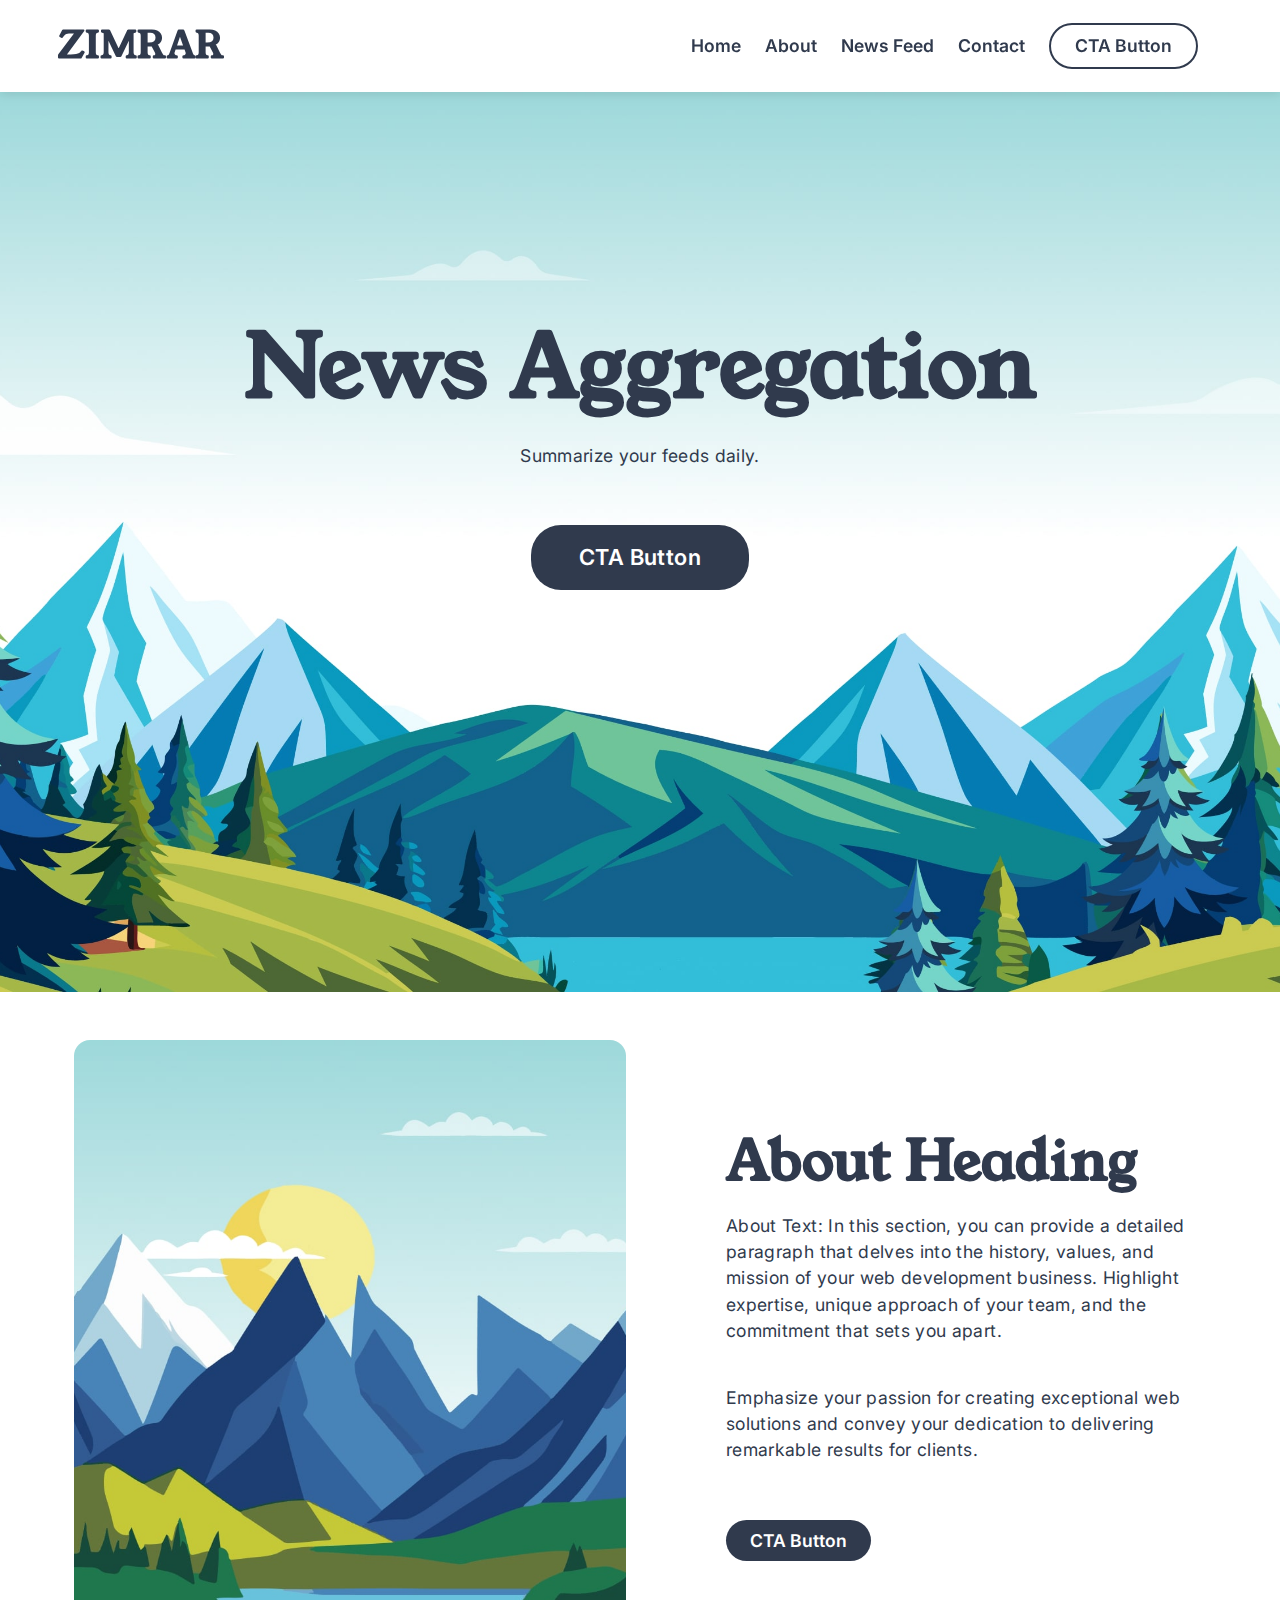
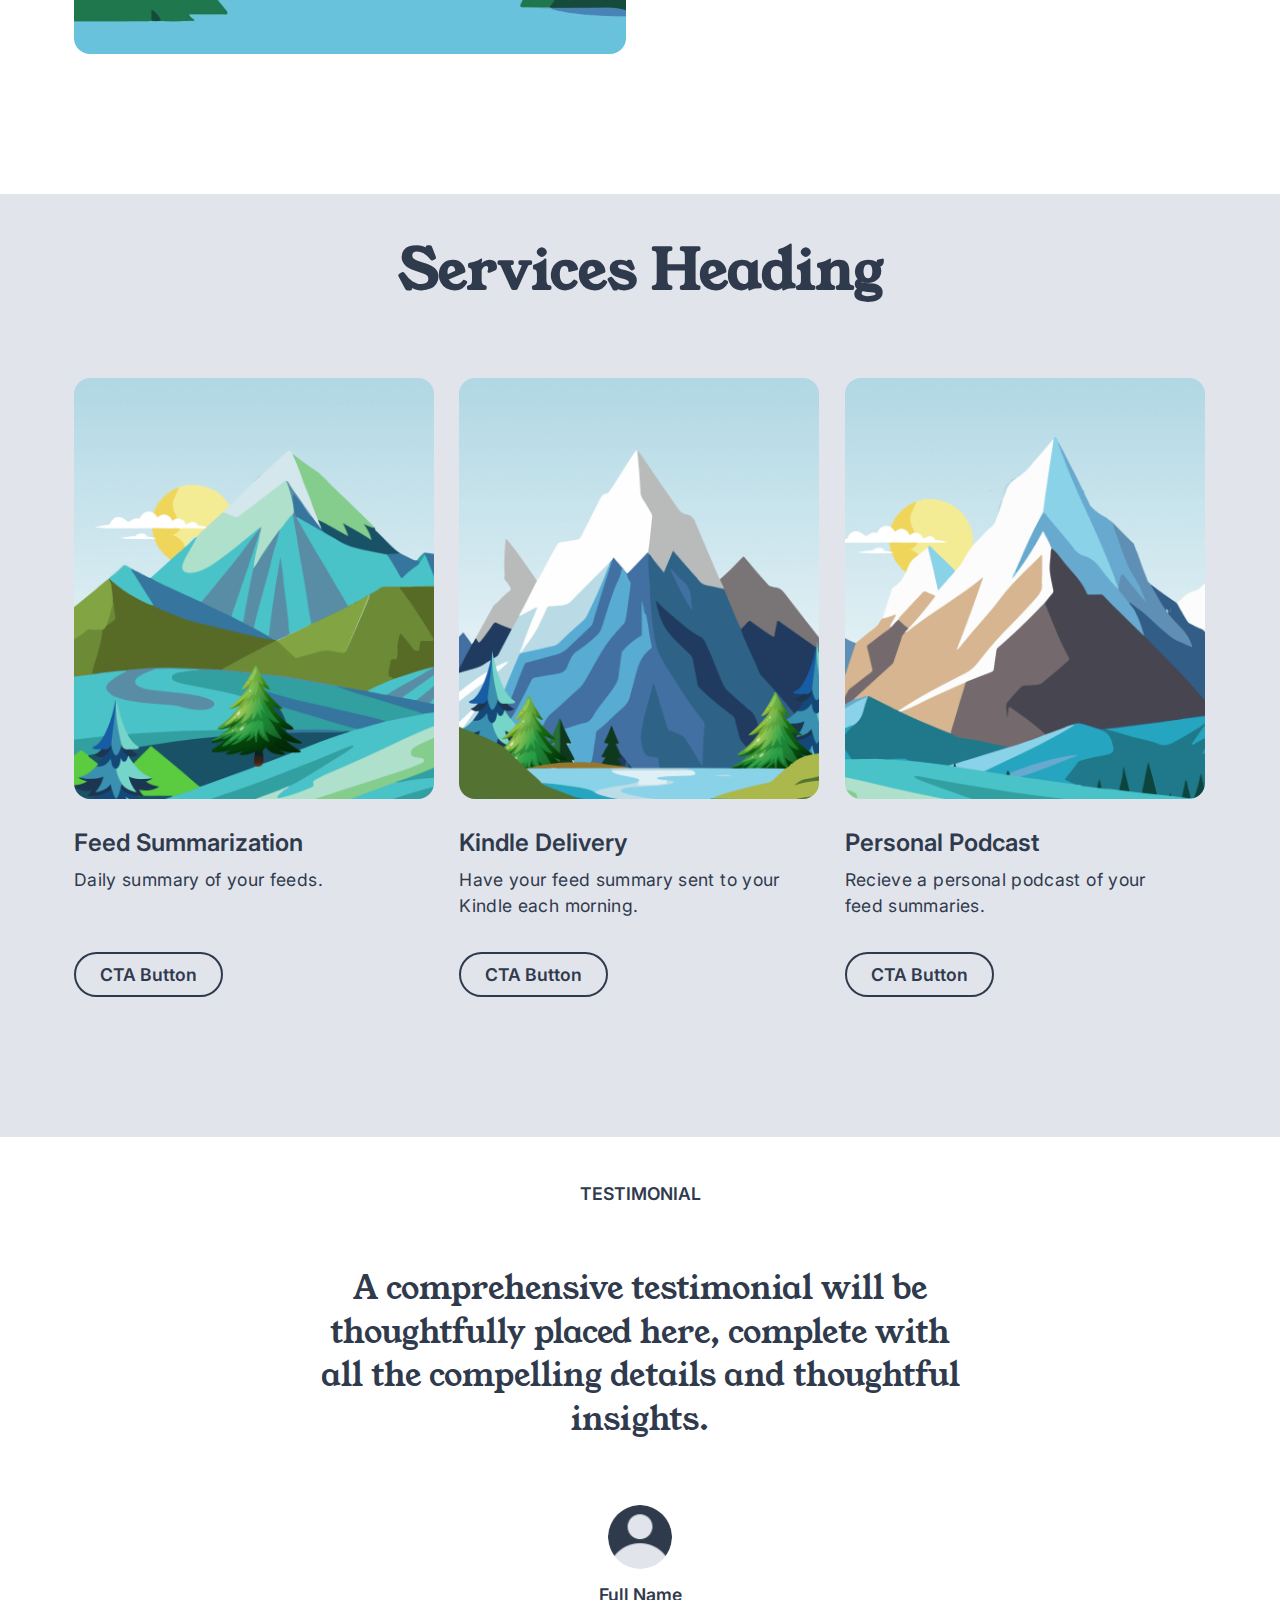
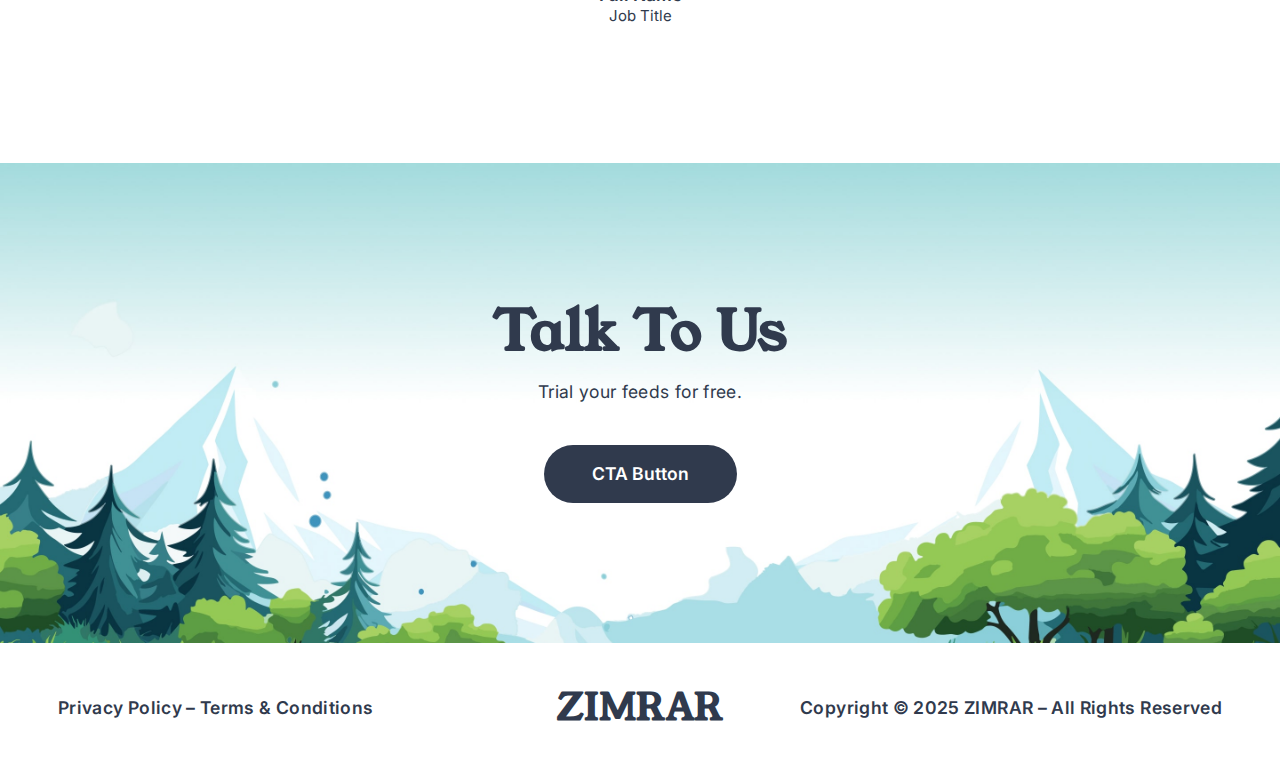
<file: index.html>
<!DOCTYPE html>
<html lang="en">

<head>
  <meta charset="UTF-8" />
  <meta name="viewport" content="width=device-width, initial-scale=1.0" />
  <link rel="icon" type="image/png" href="img/favicon.png" />
  <title>HOME</title>
  <link rel="stylesheet" href="css/style.css" />
</head>

<body>
  <div class="wrapper">
    <header class="header">
      <div class="header__container">
        <a href="index.html" class="header__logo logo">ZIMRAR</a>
        <div class="header__navigation">
          <div class="header__menu menu">
            <nav class="menu__body">
              <nav class="menu__body">
                <ul class="menu__list">
                  <li class="menu__item"><a href="index.html" class="menu__link">Home</a></li>
                  <li class="menu__item"><a href="about.html" class="menu__link">About</a></li>
                  <li class="menu__item"><a href="newsfeed.html" class="menu__link">News Feed</a></li>
                  <li class="menu__item"><a href="contact.html" class="menu__link">Contact</a></li>
                </ul>
                <a href="#" class="actions-header__button">CTA Button</a>
              </nav>
          </div>
          <div class="header__actions actions-header">
            <button type="button" class="menu__icon icon-menu"><span></span></button>
          </div>
        </div>
      </div>
    </header>
    <main class="page">
      <section class="page__main main">
        <div class="main__container">
          <h3 class="main__caption"></h3>
          <h1 class="main__title">News Aggregation</h1>
          <div class="main__text">
            Summarize your feeds daily.
          </div>
          <a href="#" class="main__button">CTA Button</a>
        </div>
      </section>
      <section class="page__about about">
        <div class="about__container">
          <div class="about__image"><img src="images/Home/Home-About.jpg" alt="About us image" /></div>
          <div class="about__content">
            <h2 class="about__title title">About Heading</h2>
            <div class="about__text">
              <p>
                About Text: In this section, you can provide a detailed paragraph that delves into the history,
                values, and mission of your web development business. Highlight expertise, unique approach of your
                team, and the commitment that sets you apart.
              </p>
              <p>
                Emphasize your passion for creating exceptional web solutions and convey your dedication to delivering
                remarkable results for clients.
              </p>
            </div>
            <a href="#" class="about__button button">CTA Button</a>
          </div>
        </div>
      </section>
      <section class="page__services services">
        <div class="services__container">
          <h2 class="services__title title">Services Heading</h2>
          <div class="services__row">
            <div class="services__column">
              <div class="services__item item-services">
                <a class="item-services__top" href="#">
                  <div class="item-services__image">
                    <img src="images/Home/Home-Service-1.png" alt="First service" />
                  </div>
                  <h3 class="item-services__title">Feed Summarization</h3>
                </a>
                <div class="item-services__text">
                  Daily summary of your feeds.
                </div>
                <a href="#" class="item-services__button button">CTA Button</a>
              </div>
            </div>
            <div class="services__column">
              <div class="services__item item-services">
                <a class="item-services__top" href="#">
                  <div class="item-services__image">
                    <img src="images/Home/Home-Service-2.png" alt="Second service" />
                  </div>
                  <h3 class="item-services__title">Kindle Delivery</h3>
                </a>
                <div class="item-services__text">
                  Have your feed summary sent to your Kindle each morning.
                </div>
                <a href="#" class="item-services__button button">CTA Button</a>
              </div>
            </div>
            <div class="services__column">
              <div class="services__item item-services">
                <a class="item-services__top" href="#">
                  <div class="item-services__image">
                    <img src="images/Home/Home-Service-3.png" alt="Third service" />
                  </div>
                  <h3 class="item-services__title">Personal Podcast</h3>
                </a>
                <div class="item-services__text">
                  Recieve a personal podcast of your feed summaries.
                </div>
                <a href="#" class="item-services__button button">CTA Button</a>
              </div>
            </div>
          </div>
        </div>
      </section>
      <section class="page__testimonial testimonial">
        <div class="testimonial__container">
          <h3 class="testiomonial__caption">Testimonial</h3>
          <h2 class="testimonial__title title">
            A comprehensive testimonial will be thoughtfully placed here, complete with all the compelling details and
            thoughtful insights.
          </h2>
          <div class="testimonial__item item-testimonial">
            <div class="item-testimonial__image">
              <img src="img/home/user.png" alt="user" />
            </div>
            <h4 class="item-testimonial__title">Full Name</h4>
            <div class="item-testimonial__caption">Job Title</div>
          </div>
        </div>
      </section>
      <section class="page__outro outro outro_home">
        <div class="outro__container">
          <h2 class="outro__title title">Talk To Us</h2>
          <div class="outro__text">
            Trial your feeds for free.
          </div>
          <a href="#" class="outro__button button">CTA Button</a>
        </div>
      </section>
    </main>
    <footer class="footer">
      <div class="footer__container">
        <a href="#" class="footer__policy">Privacy Policy – Terms & Conditions</a>
        <a href="" class="footer__logo logo">ZIMRAR</a>
        <div class="footer__copyright">Copyright © 2025 ZIMRAR – All Rights Reserved</div>
      </div>
    </footer>
  </div>
  <script src="js/script.js"></script>
</body>

</html>
</file>
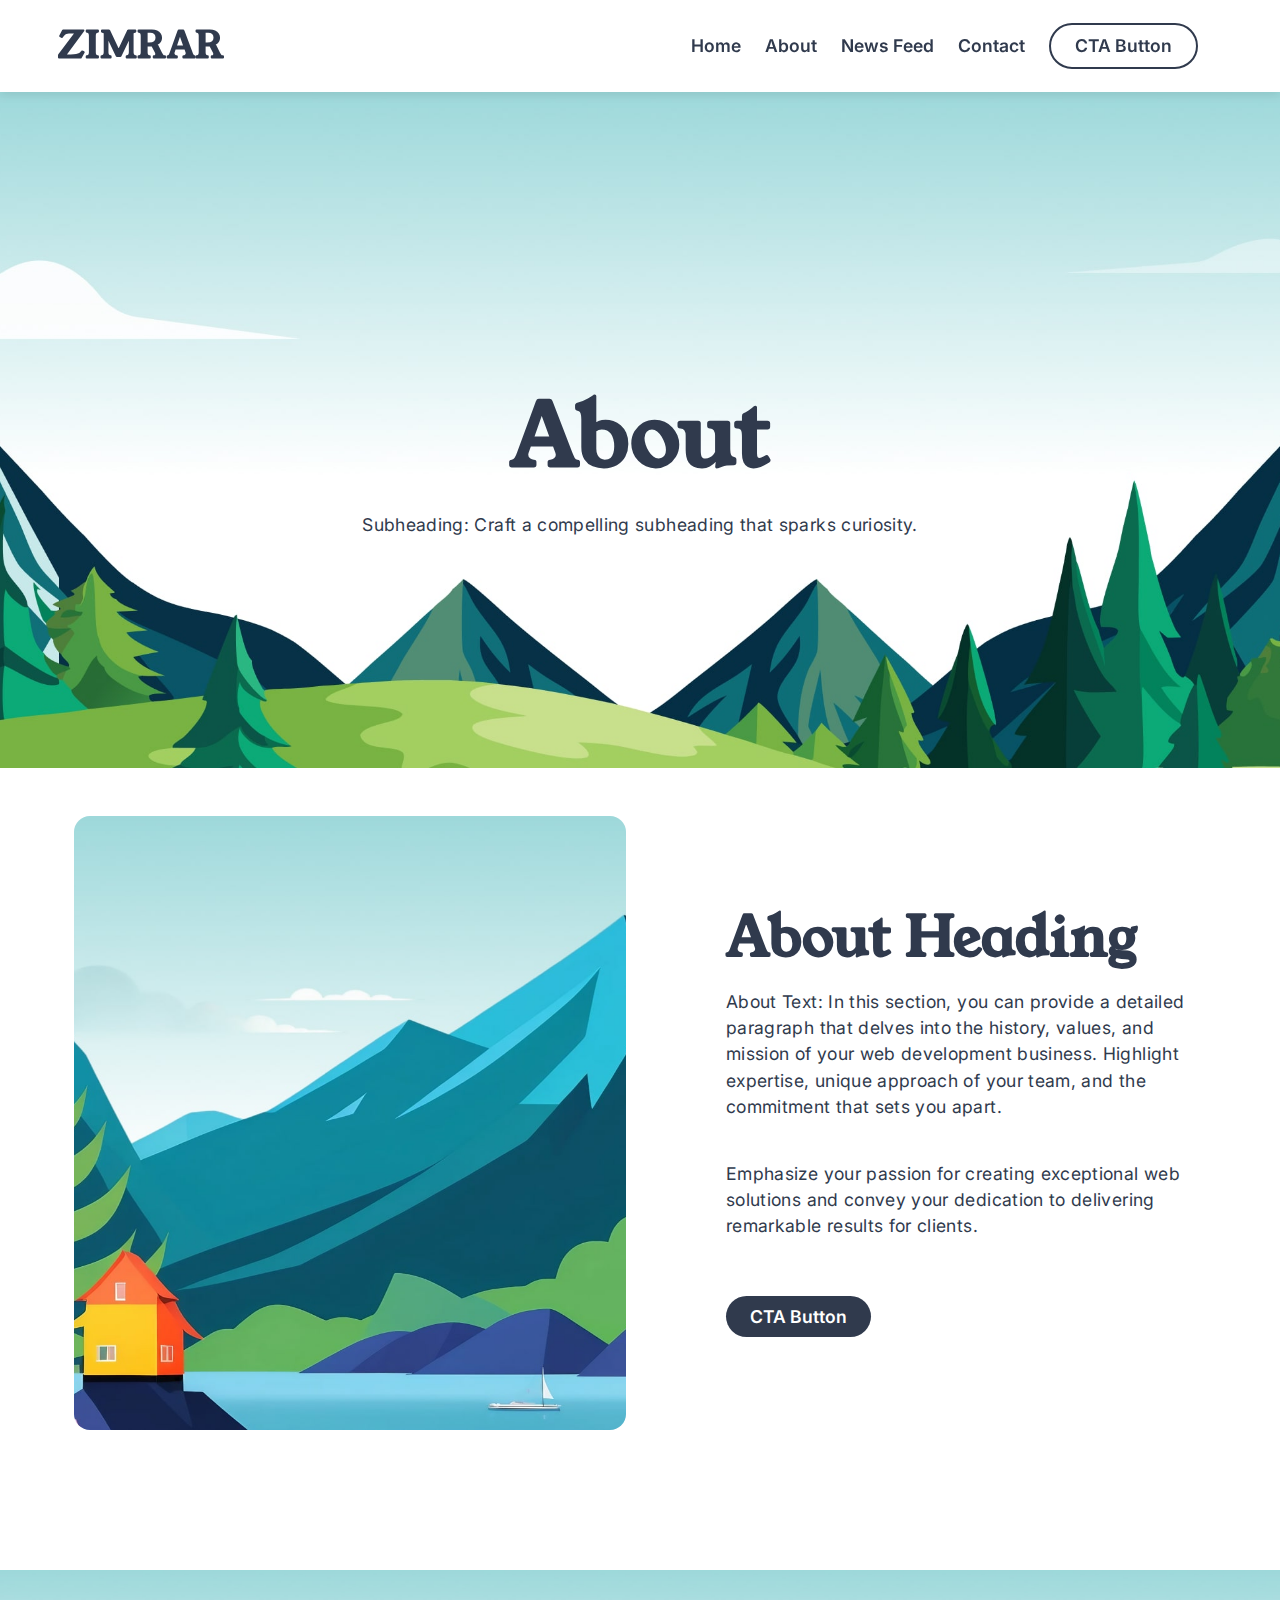
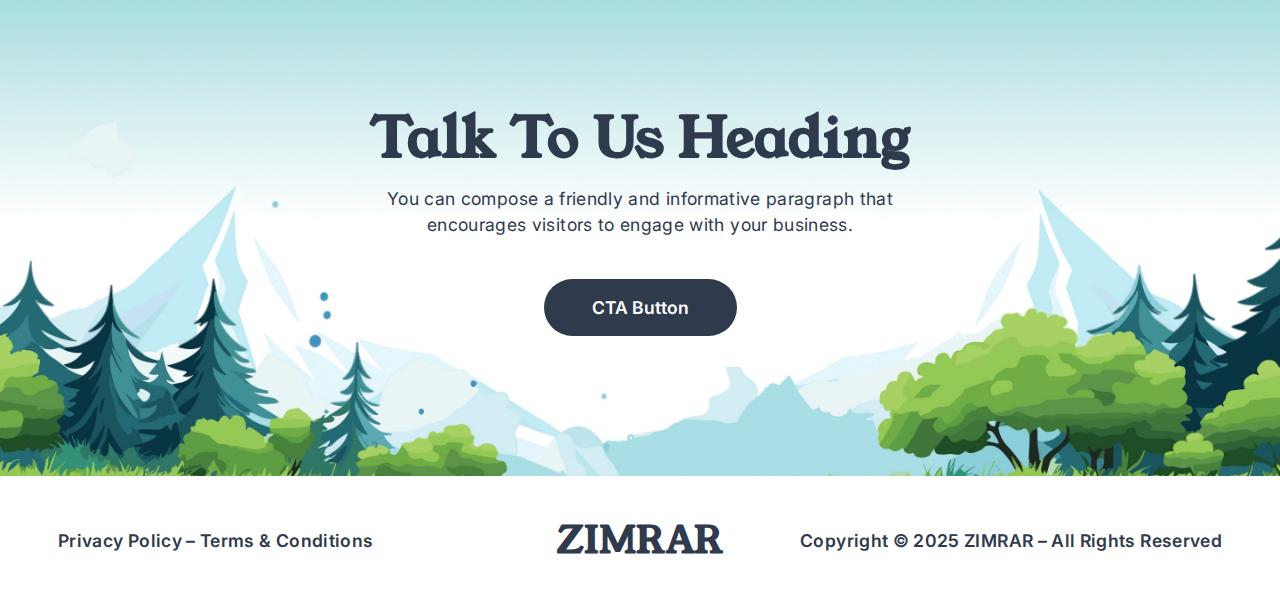
<file: about.html>
<!DOCTYPE html>
<html lang="en">

<head>
  <meta charset="UTF-8" />
  <meta name="viewport" content="width=device-width, initial-scale=1.0" />
  <link rel="icon" type="image/png" href="img/favicon.png" />
  <title>ABOUT</title>
  <link rel="stylesheet" href="css/style.css" />
</head>

<body>
  <div class="wrapper">
    <header class="header">
      <div class="header__container">
        <a href="index.html" class="header__logo logo">ZIMRAR</a>
        <div class="header__navigation">
          <div class="header__menu menu">
            <nav class="menu__body">
              <nav class="menu__body">
                <ul class="menu__list">
                  <li class="menu__item"><a href="index.html" class="menu__link">Home</a></li>
                  <li class="menu__item"><a href="about.html" class="menu__link">About</a></li>
                  <li class="menu__item"><a href="newsfeed.html" class="menu__link">News Feed</a></li>
                  <li class="menu__item"><a href="contact.html" class="menu__link">Contact</a></li>
                </ul>
                <a href="#" class="actions-header__button">CTA Button</a>
              </nav>
          </div>
          <div class="header__actions actions-header">
            <button type="button" class="menu__icon icon-menu"><span></span></button>
          </div>
        </div>
      </div>
    </header>
    <main class="page">
      <section class="page__main main main_about main_pages">
        <div class="main__container main__container_pages">
          <h1 class="main__title">About</h1>
          <div class="main__text main__text_pages">
            Subheading: Craft a compelling subheading that sparks curiosity.
          </div>
        </div>
      </section>
      <section class="page__about about">
        <div class="about__container">
          <div class="about__image"><img src="images/About/About-Our-Mission.jpg" alt="Our mission" /></div>
          <div class="about__content">
            <h2 class="about__title title">About Heading</h2>
            <div class="about__text">
              <p>
                About Text: In this section, you can provide a detailed paragraph that delves into the history,
                values, and mission of your web development business. Highlight expertise, unique approach of your
                team, and the commitment that sets you apart.
              </p>
              <p>
                Emphasize your passion for creating exceptional web solutions and convey your dedication to delivering
                remarkable results for clients.
              </p>
            </div>
            <a href="#" class="about__button button">CTA Button</a>
          </div>
        </div>
      </section>
      <section class="page__outro outro outro_about">
        <div class="outro__container">
          <h2 class="outro__title title">Talk To Us Heading</h2>
          <div class="outro__text">
            You can compose a friendly and informative paragraph that encourages visitors to engage with your
            business.
          </div>
          <a href="#" class="outro__button button">CTA Button</a>
        </div>
      </section>
    </main>
    <footer class="footer">
      <div class="footer__container">
        <a href="#" class="footer__policy">Privacy Policy – Terms & Conditions</a>
        <a href="" class="footer__logo logo">ZIMRAR</a>
        <div class="footer__copyright">Copyright © 2025 ZIMRAR – All Rights Reserved</div>
      </div>
    </footer>
  </div>
  <script src="js/script.js"></script>
</body>

</html>
</file>
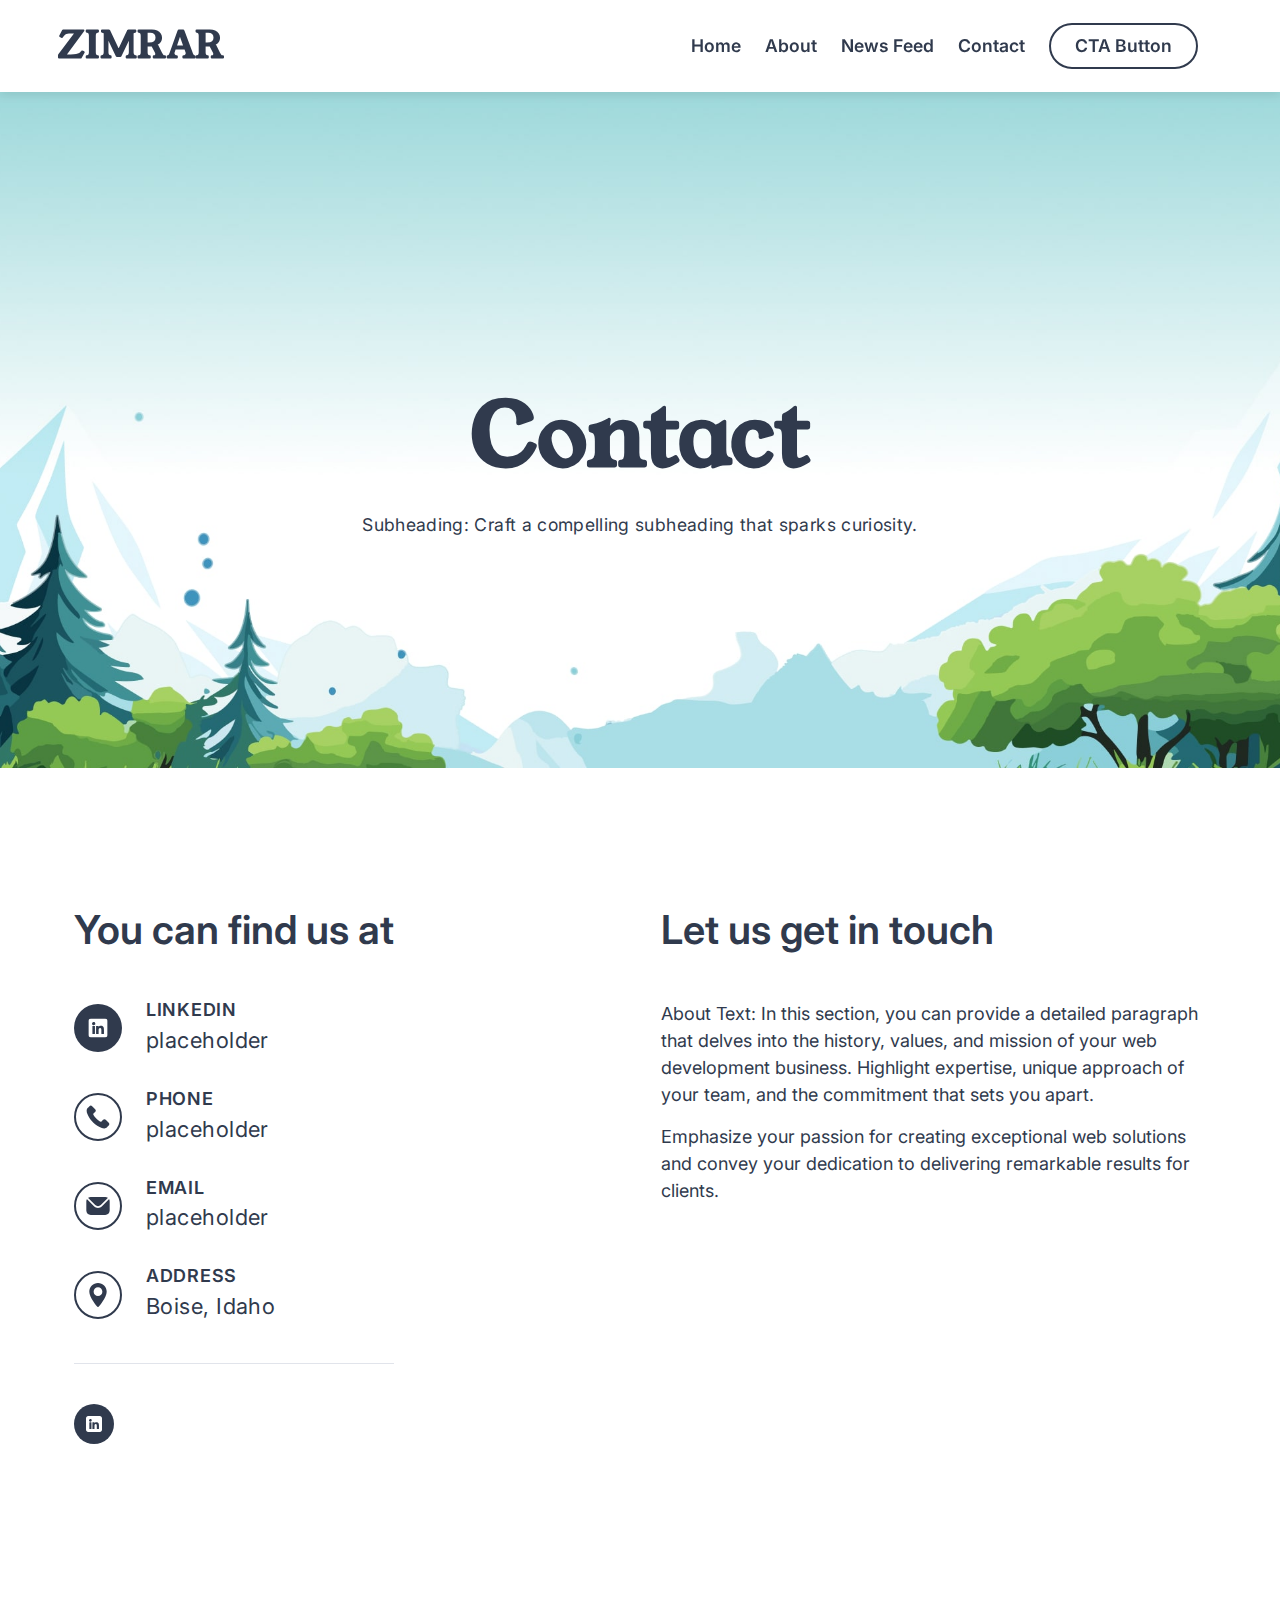
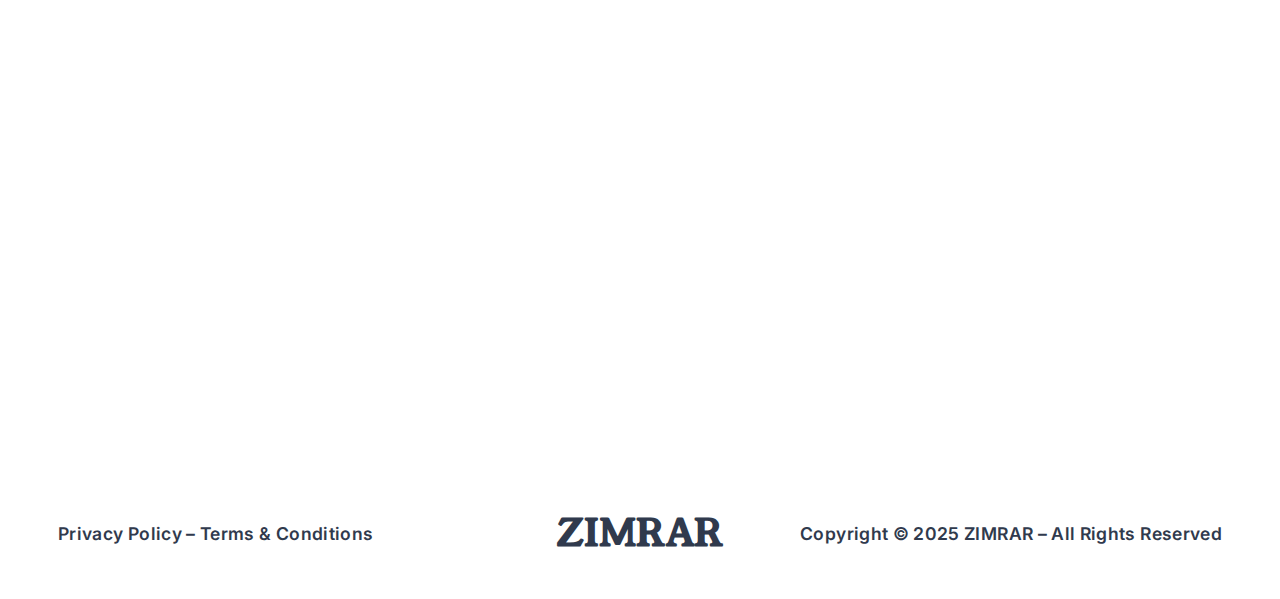
<file: contact.html>
<!DOCTYPE html>
<html lang="en">

<head>
  <meta charset="UTF-8" />
  <meta name="viewport" content="width=device-width, initial-scale=1.0" />
  <link rel="icon" type="image/png" href="img/favicon.png" />
  <title>ZIMRAR | Contact</title>
  <link rel="stylesheet" href="css/style.css" />
</head>

<body>
  <div class="wrapper">
    <header class="header">
      <div class="header__container">
        <a href="index.html" class="header__logo logo">ZIMRAR</a>
        <div class="header__navigation">
          <div class="header__menu menu">
            <nav class="menu__body">
              <nav class="menu__body">
                <ul class="menu__list">
                  <li class="menu__item"><a href="index.html" class="menu__link">Home</a></li>
                  <li class="menu__item"><a href="about.html" class="menu__link">About</a></li>
                  <li class="menu__item"><a href="newsfeed.html" class="menu__link">News Feed</a></li>
                  <li class="menu__item"><a href="contact.html" class="menu__link">Contact</a></li>
                </ul>
                <a href="#" class="actions-header__button">CTA Button</a>
              </nav>
          </div>
          <div class="header__actions actions-header">
            <button type="button" class="menu__icon icon-menu"><span></span></button>
          </div>
        </div>
      </div>
    </header>
    <main class="page">
      <section class="page__main main main_contact main_pages">
        <div class="main__container main__container_pages">
          <h1 class="main__title">Contact</h1>
          <div class="main__text main__text_pages">
            Subheading: Craft a compelling subheading that sparks curiosity.
          </div>
        </div>
      </section>
      <section class="page__contact contact">
        <div class="contact__container">
          <div class="contact__contacts">
            <h2 class="contact__title">You can find us at</h2>
            <div class="contact__connect connect-contact">
              <a type="a" href="https://www.linkedin.com/in/placeholder" class="connect-contact__item">
                <div class="connect-contact__link"><img src="img/contact/in.svg" alt="LinkedIn" /></div>
                <div class="connect-contact__content">
                  <h3 class="connect-contant__type">LINKEDIN</h3>
                  <div class="connect-contact__label">placeholder</div>
                </div>
              </a>
              <a type="tel:+1234567890" href="tel:placeholder" class="connect-contact__item">
                <div class="connect-contact__icon"><img src="img/contact/phone.svg" alt="ico" /></div>
                <div class="connect-contact__content">
                  <h3 class="connect-contant__type">Phone</h3>
                  <div class="connect-contact__label">placeholder</div>
                </div>
              </a>
              <a type="mailto:email@website.com" href="mailto:placeholder" class="connect-contact__item">
                <div class="connect-contact__icon"><img src="img/contact/email.svg" alt="ico" /></div>
                <div class="connect-contact__content">
                  <h3 class="connect-contant__type">Email</h3>
                  <div class="connect-contact__label">placeholder</div>
                </div>
              </a>
              <a href="https://www.google.com/maps/place/Boise,+ID" class="connect-contact__item">
                <div class="connect-contact__icon"><img src="img/contact/address.svg" alt="ico" /></div>
                <div class="connect-contact__content">
                  <h3 class="connect-contant__type">Address</h3>
                  <div class="connect-contact__label">Boise, Idaho</div>
                </div>
              </a>
            </div>
            <div class="contact__links">
              <a href="https://www.linkedin.com/in/jameszimmerer/" class="contact__link" target="_blank"><img src="img/contact/in.svg" alt="LinkedIn" /></a>
            </div>
          </div>
          <div class="contact__info">
            <h2 class="contact__title">Let us get in touch</h2>
            <div class="contact__text">
              <p>
                About Text: In this section, you can provide a detailed paragraph that delves into the history,
                values, and mission of your web development business. Highlight expertise, unique approach of your
                team, and the commitment that sets you apart.
              </p>
              <p>
                Emphasize your passion for creating exceptional web solutions and convey your dedication to delivering
                remarkable results for clients.
              </p>
            </div>
          </div>
        </div>
      </section>
      <section class="page__map map">
        <iframe
          src="https://www.google.com/maps/embed?pb=!1m18!1m12!1m3!1d92456.57904960276!2d-116.31144715898504!3d43.61799982828661!2m3!1f0!2f0!3f0!3m2!1i1024!2i768!4f13.1!3m3!1m2!1s0x54aef172e947b49d%3A0x9a5b989b36679d9b!2sBoise%2C%20ID!5e0!3m2!1sen!2sus!4v1699893675083!5m2!1sen!2sus"
          width="600" height="450" style="border:0;" allowfullscreen="" loading="lazy"
          referrerpolicy="no-referrer-when-downgrade"></iframe>
      </section>
    </main>
    <footer class="footer">
      <div class="footer__container">
        <a href="#" class="footer__policy">Privacy Policy – Terms & Conditions</a>
        <a href="" class="footer__logo logo">ZIMRAR</a>
        <div class="footer__copyright">Copyright © 2025 ZIMRAR – All Rights Reserved</div>
      </div>
    </footer>
  </div>
  <script src="js/script.js"></script>
</body>

</html>
</file>
<file: css/style.css>
@import url("reset.css");

@import url("https://fonts.googleapis.com/css?family=Inter:regular,500,600,700&display=swap");
@import url('https://fonts.googleapis.com/css2?family=Young+Serif&display=swap');

/* ************COMMON************ */

.logo {
  font-weight: 700;
  font-size: 2.25rem;
  font-family: "Young Serif", serif;
}

body {
  font-family: "Inter", sans-serif;
  font-size: 1.1rem;
  color: #303a4d;
}

[class*="__container"] {
  max-width: 72.624rem;
  margin: 0 auto;
  padding: 0 0.938rem;
}

.button {
  font-weight: 600;
  display: inline-block;
  padding: 0.75rem 1.5rem;
  border-radius: 30px;
  transition: all 0.3s;
  color: #fff;
  background-color: #303a4d;
}

.title {
  font-size: 3.5rem;
  font-weight: 600;
  font-family: "Young Serif", serif;
}

.wrapper {
  min-height: 100%;
  display: -webkit-box;
  display: -ms-flexbox;
  display: flex;
  -webkit-box-orient: vertical;
  -webkit-box-direction: normal;
  -ms-flex-direction: column;
  flex-direction: column;
  overflow: hidden;
}

/* ************HEADER************ */

.header {
  position: fixed;
  top: 0;
  left: 0;
  width: 100%;
  background: #fff;
  z-index: 1000;
  box-shadow: 0 2px 10px rgba(0, 0, 0, 0.1);
}

.header__container {
  display: flex;
  align-items: center;
  justify-content: space-between;
  min-height: 5.75rem;
  flex-wrap: wrap;
  max-width: 74.624rem;
}

.header__logo {
  position: relative;
  z-index: 2;
}

.header__navigation {
  display: flex;
  align-items: center;
  gap: 1.5rem;
  flex-wrap: wrap;
}

.menu__body {
  display: flex;
  align-items: center;
  gap: 1.5rem;
}

.menu__link {
  font-weight: 600;
  position: relative;
}

.actions-header {
  display: flex;
  align-items: center;
  gap: 0.624rem;
}

.icon-menu {
  display: none;
}

.actions-header__button {
  font-weight: 600;
  display: inline-block;
  padding: 0.75rem 1.5rem;
  border: 2px solid #303a4d;
  border-radius: 30px;
  transition: all 0.3s;
  position: relative;
  z-index: 2;
}

/* ****************PAGES**************** */
.page {
  padding-top: 5.75rem; /* Match header height */
}

/* *****************HOME**************** */

.main {
  background: url("../images/Home/Home-Hero.jpg") center / cover no-repeat;
  min-height: 100vh;
}

.main__container {
  display: flex;
  flex-direction: column;
  justify-content: center;
  align-items: center;
  text-align: center;
  padding-top: 13.438rem; /* Reduced by header height */
}

.main__caption {
  text-transform: uppercase;
  margin-bottom: 1rem;
  font-weight: 500;
}

.main__title {
  font-size: 5.5rem;
  font-weight: 600;
  margin-bottom: 2rem;
  font-family: "Young Serif", serif;
}

.main__text {
  margin-bottom: 3.5rem;
  max-width: 33.375rem;
  line-height: 150%;
  letter-spacing: 0.02em;
}

.main__button {
  font-weight: 600;
  display: inline-block;
  padding: 1.25rem 3rem;
  border-radius: 30px;
  transition: all 0.3s;
  color: #fff;
  background-color: #303a4d;
  letter-spacing: 0.02em;
  font-size: 1.375rem;
  line-height: 110%;
}

.outro_home {
  background: url("../images/Home/CTA.jpg") center / cover no-repeat;
}

/* ************ABOUT**************** */

.main_about {
  background: url("../images/About/About-Hero.jpg") center / cover no-repeat;
}

.about__container {
  display: flex;
  align-items: center;
  justify-content: space-between;
  gap: 1.5rem;
  padding-top: 3rem;
  padding-bottom: 8.75rem;
}

.about__image {
  position: relative;
  max-width: 552px;
  height: 614px;
}

.about__image img {
  border-radius: 16px;
  max-width: 100%;
  height: 100%;
  object-fit: cover;
}

.about__title {
  margin-bottom: 1.5rem;
}

.about__text {
  max-width: 30rem;
  letter-spacing: 0.02em;
  line-height: 150%;
  margin-bottom: 3.5rem;
}

.about__text p:not(:last-child) {
  margin-bottom: 2.5rem;
}

.outro_about {
  background: url("../images/About/CTA.jpg") center / cover no-repeat;
}

/* **************SERVICES**************** */

.main_services {
  background: url("../images/Services/Services-Hero.jpg") center / cover no-repeat;
}

.services {
  background-color: #e1e4eb;
}

.services__container {
  padding-top: 3rem;
  padding-bottom: 8.75rem;
}

.services__title {
  text-align: center;
  margin-bottom: 5rem;
}

.services__row {
  display: grid;
  grid-template-columns: repeat(3, 1fr);
  gap: 1.5rem;
}

.item-services {
  display: flex;
  flex-direction: column;
  align-items: start;
  min-height: 100%;
}

.item-services__image {
  margin-bottom: 2rem;
  max-width: 360px;
  height: 421px;
}

.item-services__image img {
  max-width: 100%;
  height: 100%;
  object-fit: cover;
  border-radius: 16px;
}

.item-services__title {
  font-size: 1.5rem;
  font-weight: 600;
  margin-bottom: 0.75rem;
}

.item-services__text {
  max-width: 21.5rem;
  line-height: 150%;
  margin-bottom: 2rem;
  flex-grow: 1;
  letter-spacing: 0.02em;
}

.item-services__button {
  background-color: inherit;
  border: 2px solid #303a4d;
  color: #303a4d;
}

.outro_services {
  background: url("../images/Services/CTA.jpg") center / cover no-repeat;
}

/* ************TESTIMONIAL**************** */

.testimonial__container {
  display: flex;
  justify-content: center;
  align-items: center;
  text-align: center;
  flex-direction: column;
  padding-top: 3rem;
  padding-bottom: 8.75rem;
}

.testiomonial__caption {
  margin-bottom: 4rem;
  font-weight: 600;
  text-transform: uppercase;
}

.testimonial__title {
  margin-bottom: 4rem;
  font-size: 2rem;
  max-width: 40.75rem;
  line-height: 136%;
  font-weight: 500;
}

.item-testimonial__image {
  max-width: 64px;
  margin: 0 auto;
  margin-bottom: 1.063rem;
  height: 64px;
}

.item-testimonial__image img {
  width: 100%;
  height: 100%;
  object-fit: cover;
  border-radius: 50%;
}

.item-testimonial__title {
  margin-bottom: 0.25rem;
  font-weight: 600;
}

.item-testimonial__caption {
  font-size: 0.938rem;
}

/* ****************OUTRO**************** */

.outro__container {
  padding-top: 8.75rem;
  padding-bottom: 8.75rem;
  display: flex;
  flex-direction: column;
  justify-content: center;
  align-items: center;
  text-align: center;
}

.outro__title {
  margin-bottom: 1.25rem;
}

.outro__text {
  max-width: 33.625rem;
  line-height: 150%;
  margin-bottom: 2.5rem;
  letter-spacing: 0.02em;
}

.outro__button {
  padding: 1.25rem 3rem;
}

/* ****************FOOTER**************** */

.footer {
  line-height: 150%;
}

.footer__container {
  padding-top: 3.25rem;
  padding-bottom: 3.25rem;
  max-width: 74.624rem;
  display: grid;
  grid-template-columns: 1fr auto 1fr;
  align-items: center;
}

.footer__policy {
  font-weight: 600;
  letter-spacing: 0.02em;
  justify-self: start;
}

.footer__logo {
  justify-self: center;
}

.footer__copyright {
  font-weight: 600;
  letter-spacing: 0.02em;
  justify-self: end;
}

/* ****************ABOUT PAGE**************** */
.main__text_pages {
  max-width: 37.5rem;
}

.main__container_pages {
  padding-top: 300px;
}

.main_pages {
  min-height: 676px !important;
}

/* ****************SERVICES PAGE**************** */
.services-page__container {
  padding-top: 160px;
}

.services-page__item {
  margin-bottom: 132px;
}

.services-page__item:not(:last-child) {
  padding-bottom: 132px;
  margin-bottom: 132px;
  border-bottom: 1px solid rgba(48, 58, 77, 0.4);
}

.services-page__column {
  display: flex;
  align-items: center;
  gap: 97px;
}

.services-page__title {
  margin-bottom: 24px;
}

.services-page__text {
  margin-bottom: 56px;
  max-width: 480px;
  font-size: 18px;
  line-height: 150%;
  letter-spacing: 0.02em;
}

.services-page__text p:not(:last-child) {
  margin-bottom: 20px;
}

.services-page__img {
  max-width: 552px;
  height: 614px;
}

.services-page__img img {
  width: 100%;
  height: 100%;
  object-fit: cover;
  border-radius: 16px;
}

/* ****************CONTACT PAGE****************/

.main_contact {
  background: url("../images/Contact/Contact-Hero.jpg") center / cover no-repeat;
}

.contact__container {
  display: flex;
  justify-content: space-between;
  gap: 109px;
  padding-top: 140px;
  padding-bottom: 140px;
}

.contact__title {
  margin-bottom: 48px;
  font-weight: 600;
  line-height: 110%;
  font-size: 40px;
}

.connect-contact {
  display: flex;
  flex-direction: column;
  align-items: start;
  row-gap: 32px;
  margin-bottom: 40px;
  padding-bottom: 40px;
  border-bottom: 1px solid #e1e4eb;
}

.connect-contact__item {
  display: inline-flex;
  align-items: center;
  gap: 24px;
}

.connect-contact__icon {
  width: 48px;
  height: 48px;
  display: flex;
  align-items: center;
  justify-content: center;
}

.connect-contact__icon img {
  width: 48px;
  height: 48px;
}

.connect-contact__link {
  width: 48px;
  height: 48px;
  display: flex;
  align-items: center;
  justify-content: center;
}

.connect-contact__link img {
  width: 48px;
  height: 48px;
}

.connect-contant__type {
  margin-bottom: 4px;
  font-size: 18px;
  font-weight: 600;
  letter-spacing: 0.04em;
  line-height: 110%;
  text-transform: uppercase;
}

.connect-contact__label {
  font-size: 22px;
  line-height: 150%;
  letter-spacing: 0.02em;
}

.contact__links {
  display: flex;
  align-items: center;
  gap: 12px;
}

.contact__text {
  max-width: 545px;
  font-size: 18px;
  line-height: 150%;
}

.contact__text p:not(:last-child) {
  margin-bottom: 15px;
}

iframe {
  width: 100vw;
  height: 482px;
  filter: grayscale(100%);
}

/* **************REVIEWS PAGE**************** */
.reviews__container {
  padding-top: 160px;
  padding-bottom: 160px;
}

.reviews__row {
  display: grid;
  grid-template-columns: repeat(3, 1fr);
  column-gap: 24px;
  row-gap: 96px;
}

.reviews__column {
  border: 1px solid #e1e4eb;
  border-radius: 8px;
}

.reviews__item {
  padding-top: 48px;
  padding-bottom: 56px;
  padding-right: 32px;
  padding-left: 32px;
}

.item-reviews {
  text-align: center;
  display: flex;
  flex-direction: column;
  justify-content: center;
  align-items: center;
}

.item-reviews__img {
  max-width: 46px;
  height: 36px;
  margin: 0 auto;
  margin-bottom: 46px;
}

.item-reviews__img img {
  width: 100%;
  height: 100%;
  object-fit: cover;
}

.item-reviews__text {
  margin-bottom: 40px;
  font-size: 18px;
  letter-spacing: 0.02em;
  line-height: 150%;
}

.item-reviews__author {
  font-weight: 600;
  font-size: 18px;
  letter-spacing: 0.01em;
  margin-bottom: 10px;
}

.item-reviews__geo {
  font-size: 14px;
  letter-spacing: 0.002em;
}

/* ******************PRICING PAGE******************** */
.pricing__container {
  padding-top: 140px;
  padding-bottom: 140px;
  display: flex;
  flex-direction: column;
  justify-content: center;
  align-items: center;
}

.pricing__caption {
  font-size: 24px;
  font-weight: 600;
  margin-bottom: 12px;
  letter-spacing: 4%;
}

.pricing__title {
  font-weight: 600;
  font-size: 72px;
  margin-bottom: 24px;
}

.pricing__text {
  font-size: 22px;
  letter-spacing: 2%;
  margin-bottom: 88px;
}

.pricing__row {
  display: flex;
  align-items: start;
  gap: 24px;
}

.pricing__column {
  border: 2px solid #e1e4eb;
  border-radius: 8px;
}

.pricing__item {
  padding: 40px;
  padding-bottom: 48px;
}

.item-pricing__info {
  padding-bottom: 32px;
  border-bottom: 1px solid #e1e4eb;
  margin-bottom: 32px;
}

.item-pricing__label {
  font-weight: 600;
  font-size: 18px;
  letter-spacing: 1%;
  margin-bottom: 16px;
}

.item-pricing__cost {
  font-size: 72px;
  font-weight: 600;
  margin-bottom: 16px;
}

.item-pricing__list {
  margin-bottom: 64px;
}

.item-pricing__item {
  display: flex;
  align-items: center;
  gap: 6px;
}

.item-pricing__item::before {
  content: "";
  background: url("../img/pricing/check.svg") 0 0 no-repeat;
  width: 16px;
  height: 18px;
}

.item-pricing__item:not(:last-child) {
  margin-bottom: 12px;
}

.item-pricing__button {
  display: inline-block;
  font-size: 22px;
  letter-spacing: 2%;
  font-weight: 600;
  color: #fff;
  padding: 20px 82px;
  background-color: #303a4d;
  border-radius: 64px;
}

.team {
  background-color: #e1e4eb;
}

.team__container {
  padding-top: 140px;
  padding-bottom: 140px;
  display: flex;
  flex-direction: column;
  justify-content: center;
  align-items: center;
}

.team__title {
  text-align: center;
  margin-bottom: 96px;
  max-width: 483px;
}

.team__row {
  display: grid;
  column-gap: 24px;
  row-gap: 96px;
  grid-template-columns: repeat(3, 1fr);
}

.team__item {
  display: flex;
  flex-direction: column;
  justify-content: center;
  align-items: center;
}

.item-team__img {
  max-width: 360px;
  height: 363px;
  margin-bottom: 40px;
}

.item-team__img img {
  width: 100%;
  height: 100%;
  border-radius: 8px;
  object-fit: cover;
}

.item-team__name {
  max-width: 186px;
  font-size: 32px;
  font-weight: 600;
  line-height: 120%;
  text-align: center;
  margin-bottom: 12px;
}

.item-team__role {
  display: flex;
  align-items: center;
  gap: 6px;
  margin-bottom: 26px;
  letter-spacing: 2%;
}

.item-team__role span {
  display: flex;
  align-items: center;
  gap: 6px;
}

.item-team__role span::after {
  content: "";
  background: url("../img/team/icons/star.svg") 0 0 no-repeat;
  width: 12px;
  height: 12px;
}

.item-team__text {
  font-size: 16px;
  text-align: center;
  letter-spacing: 2%;
  line-height: 150%;
  max-width: 328px;
  margin-bottom: 20px;
}

.item-team__icons {
  display: flex;
  align-items: center;
  gap: 12px;
}

/* *************FAQ PAGE************** */
.faqs__container {
  padding-top: 140px;
  padding-bottom: 140px;
}

.faqs__title {
  text-align: center;
  margin-bottom: 80px;
}

.spollers-faq__item {
  width: 100%;
}

.spollers-faq__item:not(:last-child) {
  margin-bottom: 24px;
}

.spollers-faq__button {
  display: inline-block;
  border: 2px solid #e1e4eb;
  display: flex;
  align-items: center;
  justify-content: space-between;
  width: 100%;
  border-radius: 8px;
}

.spollers-faq__button span {
  padding-left: 40px;
  padding-top: 32px;
  padding-bottom: 32px;
  font-weight: 600;
}

.spollers-faq__button img {
  padding-right: 34.5px;
}

.spollers-faq__text {
  max-height: 0;
  overflow: hidden;
  width: 100%;
  display: block;
}

.spollers-faq__item.active .spollers-faq__text {
  max-height: 1000px;
  max-height: calc(1000px + 16px);
}

.spollers-faq__item.active .spollers-faq__button {
  border-bottom: none;
  border-radius: 8px 8px 0px 0px;
}

.spollers-faq__item.active .spollers-faq__button span {
  padding-bottom: 32px;
}

.spollers-faq__item.active .spollers-faq__button img {
  transform: translate(-34px, 0px) rotate(180deg);
}

.spollers-faq__inner {
  padding-top: 20px;
  padding-left: 40px;
  border: 2px solid #e1e4eb;
  border-radius: 0px 0px 8px 8px;
  line-height: 150%;
  padding-bottom: 20px;
  border-top: none;
  padding-right: 100px;
}

/* ****************TEAM PAGE**************** */
.director__container {
  padding-top: 140px;
  padding-bottom: 140px;
  display: flex;
  align-items: center;
  gap: 96px;
}

.director__title {
  margin-bottom: 16px;
}

.director__role {
  font-size: 22px;
  letter-spacing: 2%;
  margin-bottom: 40px;
}

.director__text {
  letter-spacing: 2%;
  line-height: 150%;
  max-width: 480px;
}

.director__text p:not(:last-child) {
  margin-bottom: 20px;
}

.director__img {
  max-width: 552px;
  height: 614px;
}

.director__img img {
  width: 100%;
  height: 100%;
  object-fit: cover;
  border-radius: 16px;
}

/* ****************GALLERY**************** */
.gallery__container {
  padding-bottom: 140px;
  padding-top: 140px;
}

.gallery__row {
  display: grid;
  grid-template-columns: repeat(3, 1fr);
  column-gap: 24px;
  row-gap: 96px;
  margin-bottom: 96px;
  justify-items: center;
}

.gallery__item {
  max-width: 360px;
  height: 407px;
}

.gallery__item img {
  width: 100%;
  height: 100%;
  object-fit: cover;
  border-radius: 16px;
}

.gallery__paggination {
  display: flex;
  align-items: center;
  justify-content: center;
  align-items: center;
  gap: 42px;
}

.gallery__paggination button:first-child {
  transform: translate(0px, 5px);
}

.gallery__paggination button:last-child {
  transform: rotate(-180deg) translate(0px, 5px);
}

.gallery_active {
  color: #fff;
  padding: 10px 15px;
  background-color: #303a4d;
  border-radius: 100px;
  display: inline-block;
}

/* ****************RESOURCES**************** */
.resources__container {
  padding-top: 140px;
  padding-bottom: 140px;
  display: grid;
  grid-template-columns: repeat(3, 1fr);
  column-gap: 24px;
  row-gap: 96px;
  justify-items: center;
}

.resources__img {
  max-width: 360px;
  height: 330px;
  margin-bottom: 32px;
}

.resources__img img {
  width: 100%;
  height: 100%;
  object-fit: cover;
  border-radius: 12px;
}

.resources__title {
  font-weight: 600;
  font-size: 24px;
  margin-bottom: 12px;
}

.resources__text {
  letter-spacing: 2%;
  line-height: 150%;
  max-width: 243px;
  margin-bottom: 32px;
}

.resources__button {
  background-color: #fff;
  color: #303a4d;
  font-weight: 600;
  letter-spacing: 2%;
  border: 2px solid #303a4d;
  border-radius: 64px;
}

/* ****************ADAPTIVE**************** */

@media (max-width: 992px) {
  .services__row {
    grid-template-columns: 1fr;
    gap: 6rem;
    justify-items: center;
  }

  .item-services {
    text-align: center;
    align-items: center;
  }

  .page__main {
    padding-bottom: 80px;
  }
}

@media (min-width: 47.999rem) {
  .menu__list {
    display: flex;
    align-items: center;
    gap: 1.5rem;
    flex-wrap: wrap;
  }
}

@media (max-width: 995px) {
  .item-pricing__button {
    font-size: 19px;
  }
}

@media (max-width: 62.6875rem) {
  .resources__container {
    padding-top: 70px;
    padding-bottom: 70px;
    grid-template-columns: repeat(2, 1fr);
  }

  .gallery__paggination {
    gap: 27px;
  }

  .gallery__row {
    grid-template-columns: repeat(2, 1fr);
  }

  .team__row {
    grid-template-columns: repeat(2, 1fr);
    row-gap: 30px;
  }

  .director__container {
    flex-direction: column;
    padding-top: 70px;
    padding-bottom: 70px;
    gap: 10px;
    text-align: center;
  }

  .item-pricing {
    padding: 20px;
    padding-bottom: 30px;
  }

  .pricing__title {
    font-size: 39px;
  }

  .pricing__text {
    margin-bottom: 25px;
  }

  .item-pricing__button {
    padding: 16px 42px;
  }

  .footer__container {
    display: flex;
    flex-direction: column;
    align-items: center;
    padding: 2rem;
  }

  .footer__policy,
  .footer__copyright {
    justify-self: center;
    text-align: center;
    margin: 0.5rem 0;
  }

  .footer__logo {
    margin-bottom: 1rem;
  }

  .services-page__column {
    gap: 30px;
    font-size: 15px;
  }

  .services-page__title {
    font-size: 29px;
  }

  .reviews__row {
    grid-template-columns: repeat(2, 1fr);
    row-gap: 30px;
    column-gap: 10px;
  }

  .reviews__item {
    padding-left: 20px;
    padding-right: 20px;
    padding-bottom: 20px;
    padding-top: 20px;
    display: inline-block;
  }

  .item-reviews__text {
    font-size: 16px;
  }

  .item-reviews__author {
    font-size: 16px;
  }
}

@media (max-width: 47.999rem) {
  .spollers-faq__item.active .spollers-faq__button img {
    transform: translate(-10px, -10px) rotate(180deg);
  }

  .spollers-faq__button span {
    padding-top: 15px;
    padding-left: 10px;
    padding-bottom: 15px;
    font-weight: 600;
    font-size: 14px;
  }

  .spollers-faq__button img {
    padding-right: 10px;
  }

  .spollers-faq__inner {
    font-size: 16px;
    padding-left: 10px;
    line-height: 130%;
  }

  .pricing__container {
    text-align: center;
    padding-top: 70px;
    padding-bottom: 70px;
  }

  .pricing__row {
    flex-direction: column;
    justify-content: center;
    align-items: center;
  }

  .item-pricing__button {
    font-size: 17px;
    padding: 15px 32px;
  }

  .reviews__container {
    padding-top: 80px;
    padding-bottom: 80px;
  }

  .icon-menu {
    display: block;
    position: relative;
    -webkit-box-flex: 0;
    -ms-flex: 0 0 1.875rem;
    flex: 0 0 1.875rem;
    width: 1.875rem;
    height: 1.125rem;
    cursor: pointer;
    z-index: 5;
  }

  .icon-menu span,
  .icon-menu::before,
  .icon-menu::after {
    content: "";
    -webkit-transition: all 0.3s ease 0s;
    -o-transition: all 0.3s ease 0s;
    transition: all 0.3s ease 0s;
    right: 0;
    position: absolute;
    width: 100%;
    height: 0.125rem;
    background-color: #000;
  }

  .icon-menu::before {
    top: 0;
  }

  .icon-menu::after {
    bottom: 0;
  }

  .contact__container {
    flex-direction: column;
    padding-top: 80px;
    gap: 50px;
    padding-bottom: 80px;
  }

  .icon-menu span {
    top: calc(50% - 0.0625rem);
  }

  .menu-open .icon-menu span {
    width: 0;
  }

  .menu-open .icon-menu::before {
    top: calc(50% - 0.0625rem);
    -webkit-transform: rotate(-45deg);
    -ms-transform: rotate(-45deg);
    transform: rotate(-45deg);
  }

  .menu-open .icon-menu::after {
    bottom: calc(50% - 0.0625rem);
    -webkit-transform: rotate(45deg);
    -ms-transform: rotate(45deg);
    transform: rotate(45deg);
  }

  .menu__body {
    background-color: #fff;
    position: fixed;
    top: 0;
    left: -100%;
    width: 100%;
    height: 100%;
    padding: 9.375rem 0.938rem 1.875rem 0.938rem;
    overflow: auto;
    flex-direction: column;
    row-gap: 5rem;
  }

  .menu__body::before {
    content: "";
    position: fixed;
    top: 0;
    left: -100%;
    width: 100%;
    min-height: 5.75rem;
    background-color: #fff;
    border-bottom: 1px solid #000;
    z-index: 2;
  }

  .menu-open .menu__body {
    left: 0;
  }

  .menu-open .menu__body::before {
    left: 0;
  }

  .menu__item {
    text-align: center;
  }

  .menu__item:not(:last-child) {
    margin-bottom: 1.563rem;
  }

  .menu__link {
    font-size: 2rem;
  }

  .actions-header__button {
    padding: 0.75rem;
  }

  .main__container {
    padding-top: 12.5rem;
  }

  .main__container_pages {
    padding-top: 290px;
  }

  .main__title {
    font-size: 3rem;
  }

  .title {
    font-size: 2rem;
  }

  .about__content {
    display: flex;
    flex-direction: column;
    justify-content: center;
    align-items: center;
    text-align: center;
  }

  .about__container {
    flex-direction: column;
    padding-top: 4.375rem;
    padding-bottom: 4.375rem;
    gap: 4rem;
  }

  .services__container {
    padding-top: 4.375rem;
    padding-bottom: 4.375rem;
  }

  .testimonial__title {
    font-size: 1.5rem;
    margin-bottom: 2rem;
  }

  .testiomonial__caption {
    margin-bottom: 2rem;
  }

  .outro__container {
    padding-top: 4.375rem;
    padding-bottom: 4.375rem;
  }

  .logo {
    font-size: 1rem;
  }

  .services-page__column {
    flex-direction: column;
    justify-content: center;
    align-items: center;
    text-align: center;
    font-size: 20px;
    gap: 4rem;
  }
}

@media (max-width: 61.936rem) {
  .footer__container {
    flex-direction: column;
    justify-content: center;
    align-items: center;
    text-align: center;
    row-gap: 0.938rem;
  }

  .logo {
    font-size: 2rem;
  }
}

@media (max-width: 530px) {
  .reviews__row {
    grid-template-columns: 1fr;
  }

  .team__row {
    grid-template-columns: 1fr;
  }

  .gallery__row {
    grid-template-columns: 1fr;
  }

  .resources__container {
    grid-template-columns: 1fr;
  }
}

/* ************NEWS FEED PAGE************ */
.newsfeed__container {
  padding-top: 80px;
  padding-bottom: 80px;
  max-width: 1200px;
  margin: 0 auto;
}

/* RSS Input Styling */
.newsfeed__input {
  display: flex;
  gap: 16px;
  margin-bottom: 32px;
  padding: 0 20px;
}

.newsfeed__url-input {
  flex: 1;
  padding: 12px 16px;
  border: 2px solid #e1e4eb;
  border-radius: 8px;
  font-size: 16px;
  transition: border-color 0.3s;
}

.newsfeed__url-input:focus {
  border-color: #303a4d;
  outline: none;
}

.newsfeed__add-button {
  padding: 12px 24px;
}

/* Feed Filter Bar */
.newsfeed__filters {
  margin-bottom: 28px;
  border-bottom: 2px solid #e1e4eb;
  padding: 0 20px;
}

.filters__scroll {
  display: flex;
  gap: 24px;
  overflow-x: auto;
  padding-top: 16px;
  padding-bottom: 16px;
  scrollbar-width: none; /* Firefox */
}

.filters__scroll::-webkit-scrollbar {
  display: none; /* Chrome, Safari, Edge */
}

.filter__item {
  white-space: nowrap;
  padding: 8px 16px;
  border-radius: 20px;
  font-weight: 500;
  cursor: pointer;
  transition: all 0.3s;
  border: none;
  background: none;
  color: #303a4d;
}

.filter__item--active {
  background-color: #303a4d;
  color: white;
}

/* Articles Grid */
.newsfeed__articles {
  display: grid;
  grid-template-columns: repeat(auto-fill, minmax(300px, 1fr));
  gap: 32px;
  padding: 0 20px;
}

.article__item {
  border: 1px solid #e1e4eb;
  border-radius: 12px;
  overflow: hidden;
  transition: transform 0.3s, box-shadow 0.3s;
}

.article__item:hover {
  transform: translateY(-4px);
  box-shadow: 0 4px 12px rgba(0, 0, 0, 0.1);
}

.article__image {
  width: 100%;
  height: 200px;
}

.article__image img {
  width: 100%;
  height: 100%;
  object-fit: cover;
}

.article__content {
  padding: 20px;
  display: flex;
  flex-direction: column;
  height: calc(100% - 200px); /* Subtract image height */
}

.article__meta {
  margin-bottom: 12px;
  font-size: 14px;
}

.article__source {
  color: #303a4d;
  font-weight: 600;
}

.article__title {
  font-family: "Young Serif", serif;
  font-size: 20px;
  line-height: 1.4;
  margin-bottom: 16px;
  flex-grow: 1;
}

.article__footer {
  display: flex;
  justify-content: space-between;
  align-items: center;
  font-size: 14px;
  color: #666;
  margin-top: auto;
}

.article__date {
  color: #666;
}

.article__author {
  color: #666;
}

/* Responsive Adjustments */
@media (max-width: 768px) {
  .newsfeed__input {
    flex-direction: column;
  }
  
  .newsfeed__articles {
    grid-template-columns: 1fr;
  }
  
  .article__image {
    height: 180px;
  }
}

/* News Feed Hero Section */
.main_newsfeed {
  position: relative;
  overflow: hidden;
  color: white;
}

.main_newsfeed::before {
  content: '';
  position: absolute;
  top: 0;
  left: 0;
  width: 100%;
  height: 100%;
  background: rgba(0, 0, 0, 0.5); /* Dark overlay for better text visibility */
  z-index: 1;
}

.main_newsfeed .main__container {
  position: relative;
  z-index: 2;
}

.main__video-bg {
  position: absolute;
  top: 0;
  left: 0;
  width: 100%;
  height: 100%;
}

.main__video-bg video {
  width: 100%;
  height: 100%;
  object-fit: cover;
}

/* Make sure the text is visible over the video */
.main_newsfeed .main__title,
.main_newsfeed .main__text {
  color: white;
}

/* Feed Management */
.newsfeed__input {
  display: flex;
  gap: 16px;
  margin-bottom: 10px;
  padding: 0 20px;
}

.newsfeed__edit-button {
  background-color: transparent;
  color: #303a4d;
  border: 2px solid #303a4d;
  min-width: 100px;
  text-align: center;
}

.newsfeed__edit-button.button--active {
  background-color: #303a4d;
  color: white;
}

.filter__wrapper {
  position: relative;
  display: inline-flex;
  align-items: center;
}

.filter__delete {
  position: absolute;
  right: -8px;
  top: -8px;
  width: 20px;
  height: 20px;
  border-radius: 50%;
  background: #ff4444;
  color: white;
  border: none;
  display: flex;
  align-items: center;
  justify-content: center;
  cursor: pointer;
  font-size: 16px;
  line-height: 1;
  padding: 0;
  transition: all 0.3s;
}

.filter__delete:hover {
  background: #ff0000;
  transform: scale(1.1);
}
</file>
